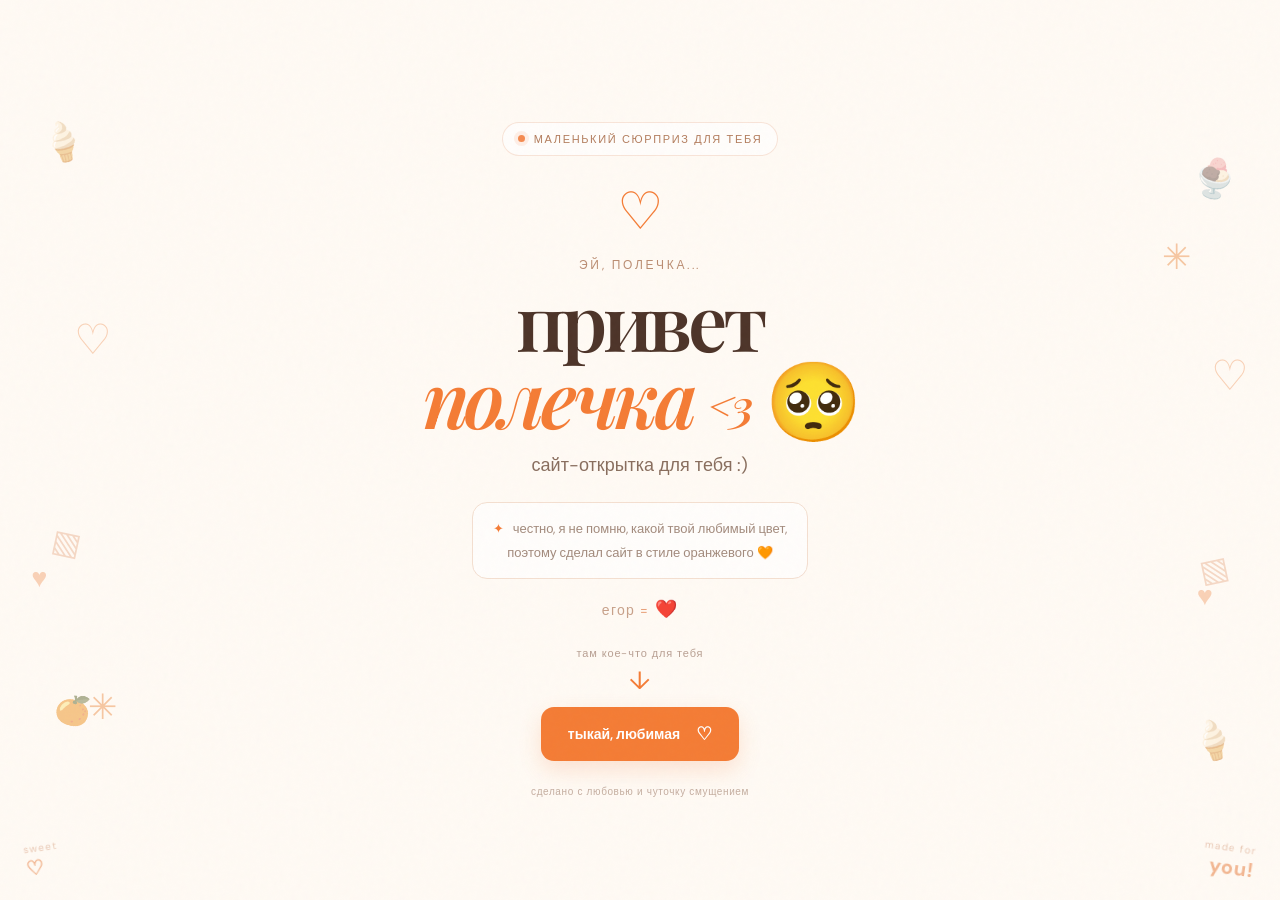
<file: index.html>
<!DOCTYPE html>
<html lang="ru">
<head>
  <meta charset="UTF-8">
  <meta name="viewport" content="width=device-width, initial-scale=1.0">
  <meta name="theme-color" content="#fffaf4">
  <title>Для Полечки ♡</title>
  <link rel="stylesheet" href="style.css">
</head>
<body class="home-page">
  <div class="grain"></div>
  <div class="side-doodles left" aria-hidden="true">
    <span class="ice ice-one">🍦</span><span class="heart h-one">♡</span>
    <span class="roblox">▧</span><span class="ice ice-two">🍊</span>
    <span class="heart h-two">♥</span><span class="sparkle s-one">✳</span>
  </div>
  <div class="side-doodles right" aria-hidden="true">
    <span class="ice ice-three">🍨</span><span class="heart h-three">♡</span>
    <span class="roblox tilted">▧</span><span class="ice ice-four">🍦</span>
    <span class="heart h-four">♥</span><span class="sparkle s-two">✳</span>
  </div>

  <main class="landing">
    <div class="tiny-pill"><span class="pulse-dot"></span> маленький сюрприз для тебя</div>
    <div class="hero-heart" aria-hidden="true">♡</div>
    <p class="eyebrow">эй, полечка...</p>
    <h1>привет<br><span>полечка</span> <i>&lt;3</i> 🥺</h1>
    <p class="intro">сайт-открытка для тебя :)</p>
    <div class="note">
      <span class="note-spark">✦</span>
      честно, я не помню, какой твой любимый цвет,<br class="desktop-break">
      поэтому сделал сайт в стиле оранжевого 🧡
    </div>
    <div class="signature">егор <span>=</span> <b>❤️</b></div>
    <div class="scroll-cue">
      <span>там кое-что для тебя</span>
      <div class="arrow-bounce">↓</div>
    </div>
    <a class="main-button" href="postcard.html">
      тыкай, любимая <span>♡</span>
    </a>
    <p class="tiny-bottom">сделано с любовью и чуточку смущением</p>
  </main>

  <div class="corner-sticker sticker-left">sweet<br><b>♡</b></div>
  <div class="corner-sticker sticker-right">made for<br><b>you!</b></div>
  <script src="script.js"></script>
</body>
</html>
</file>
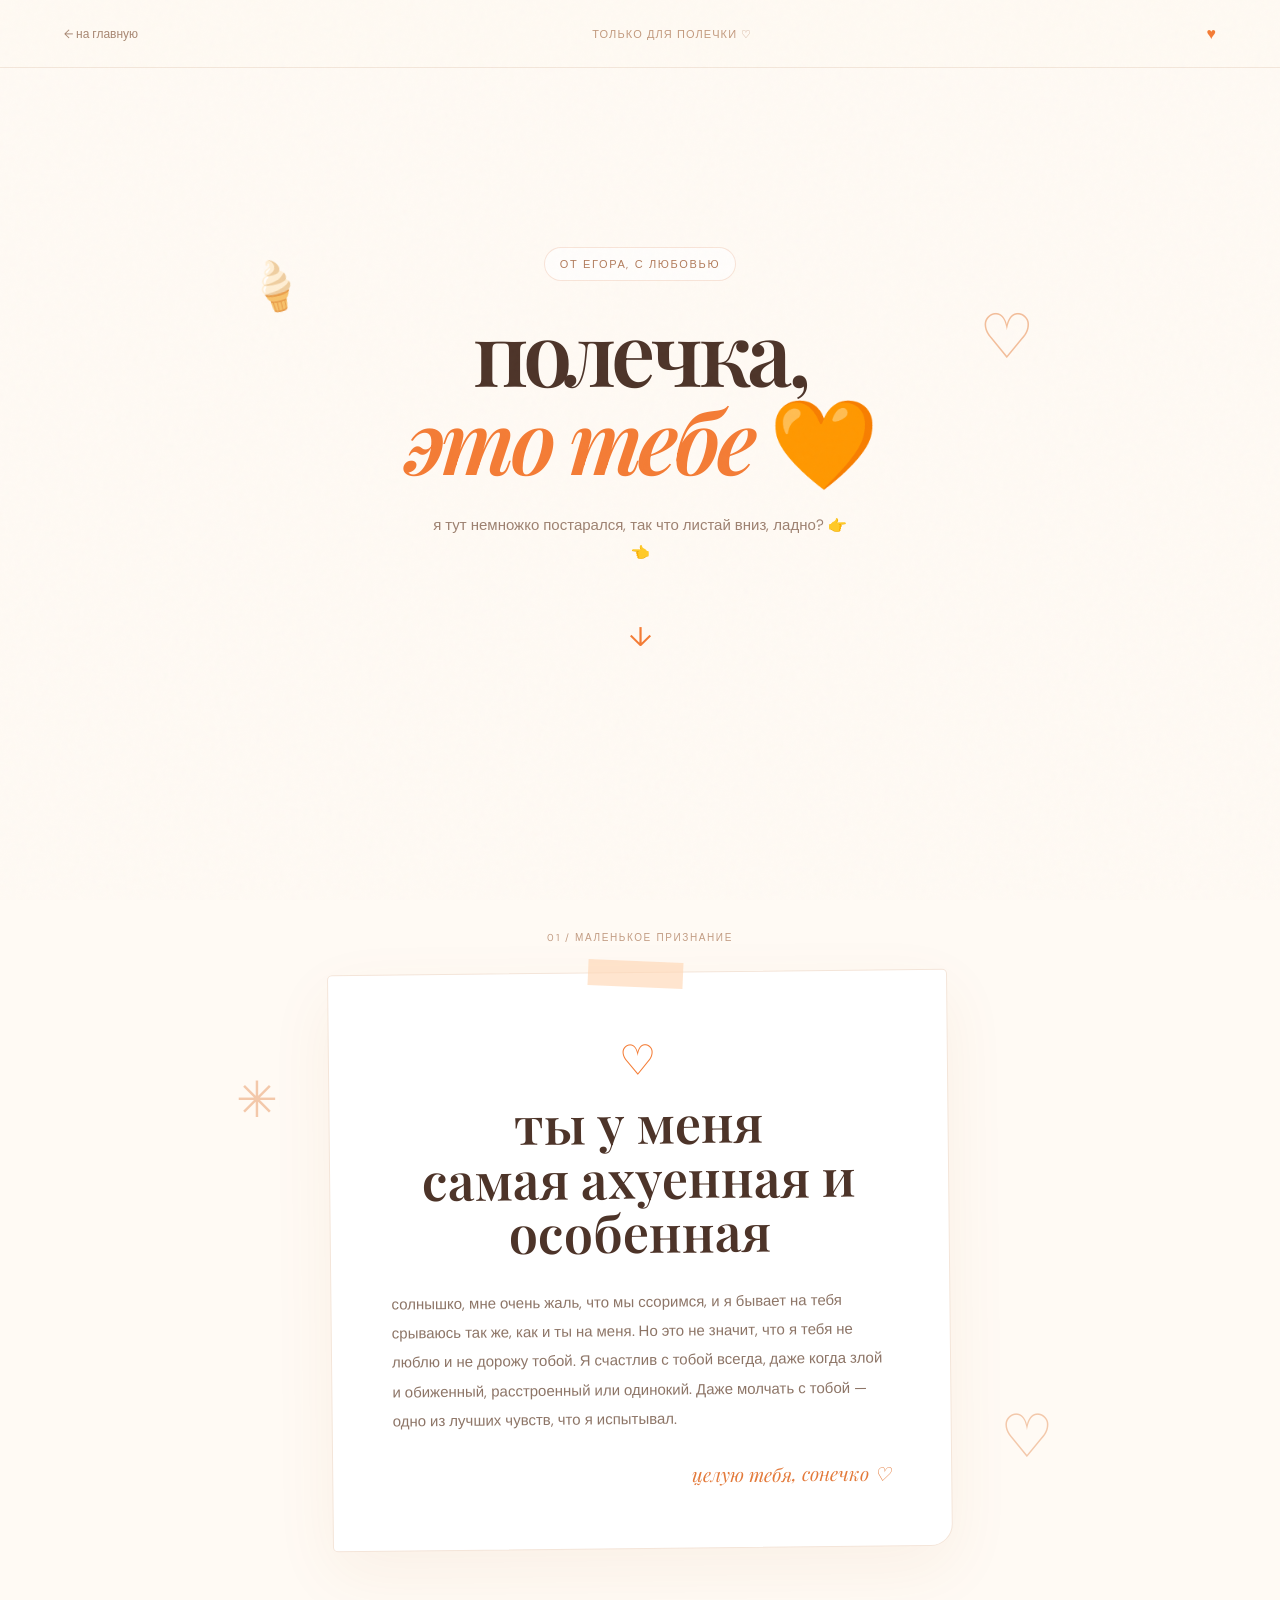
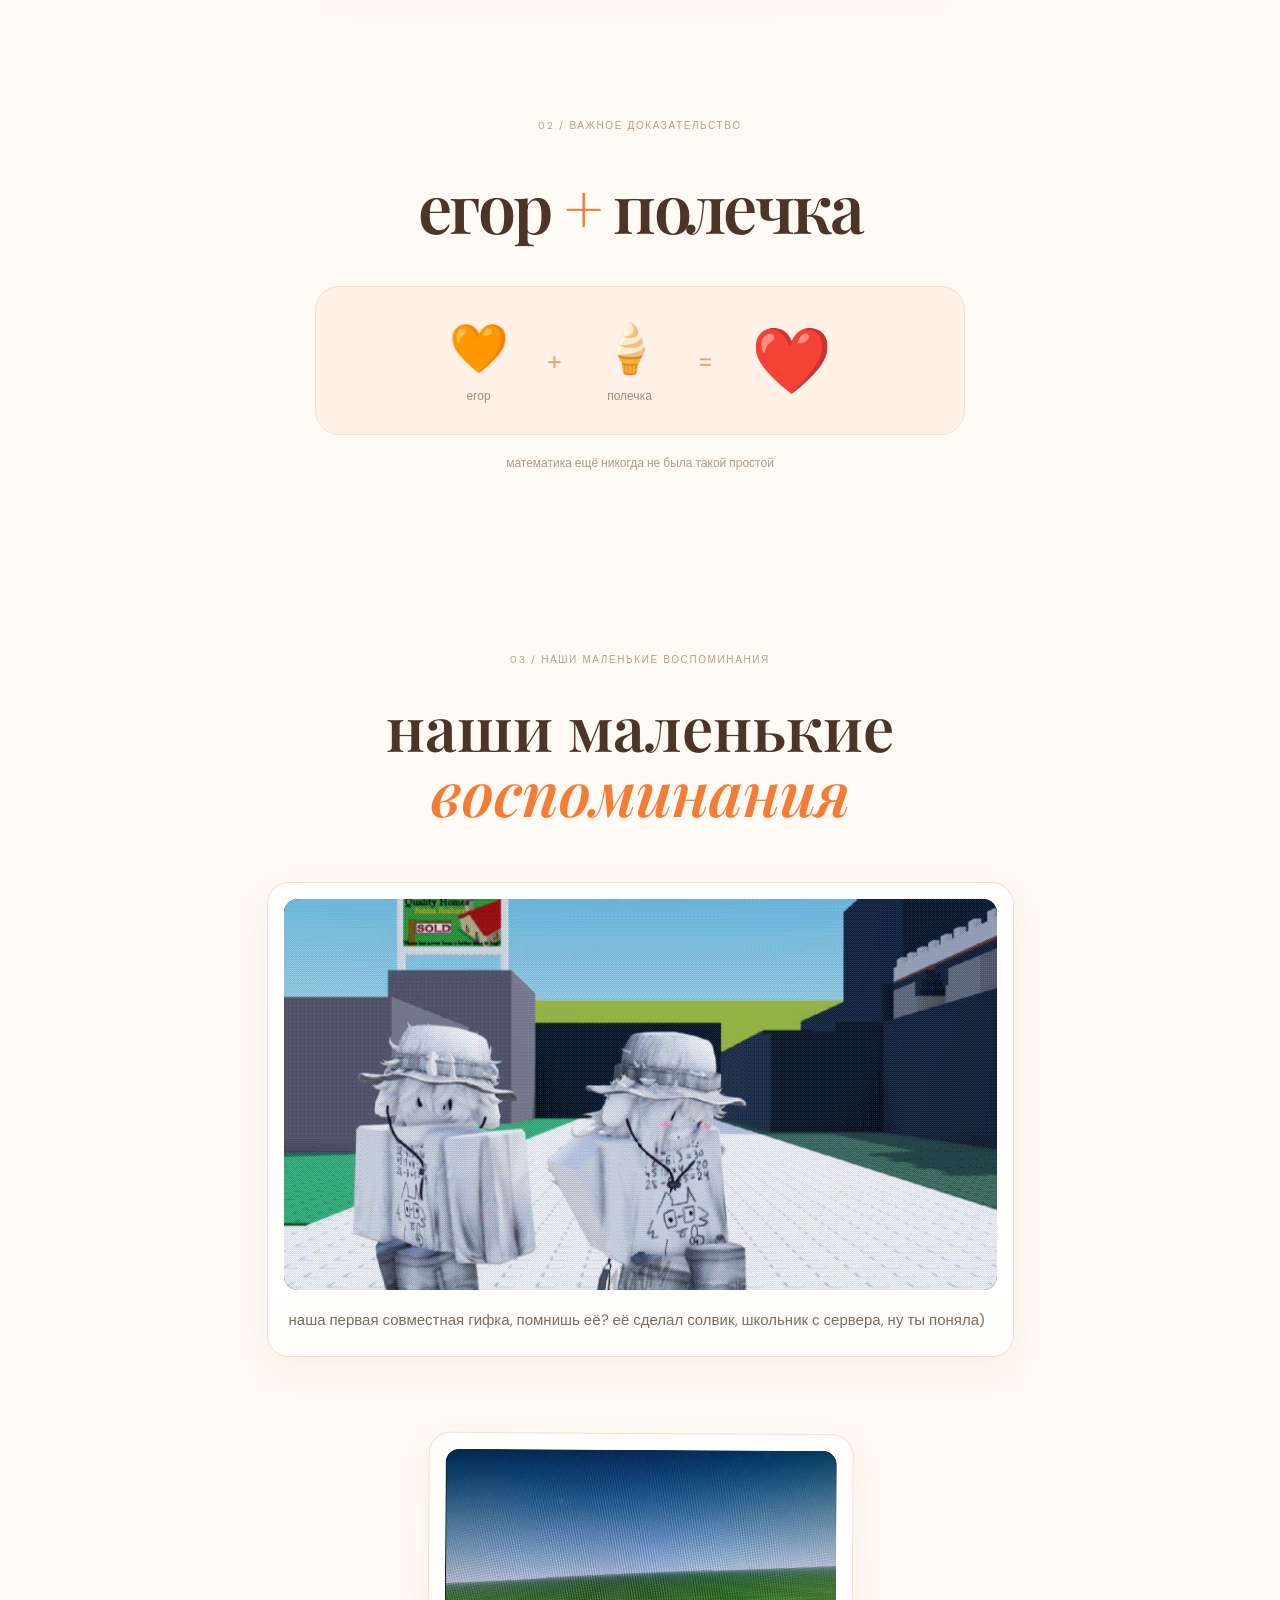
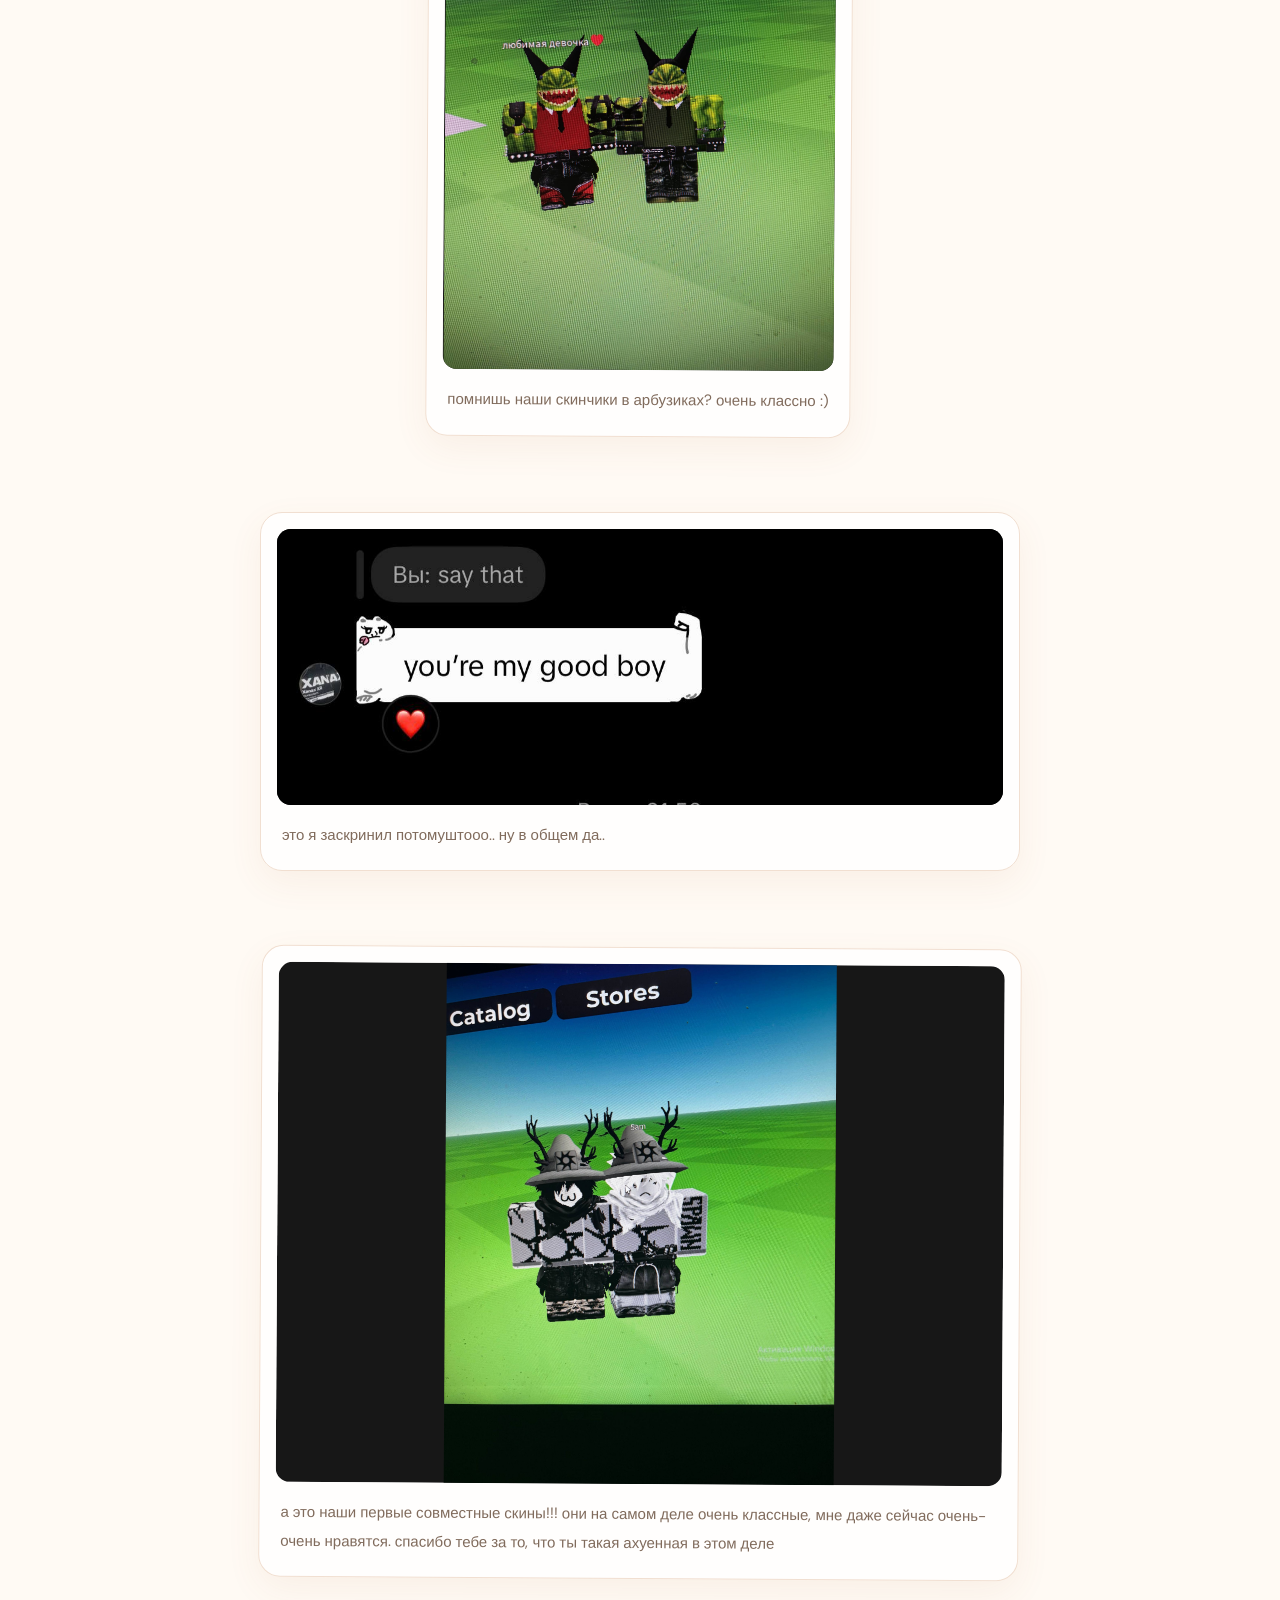
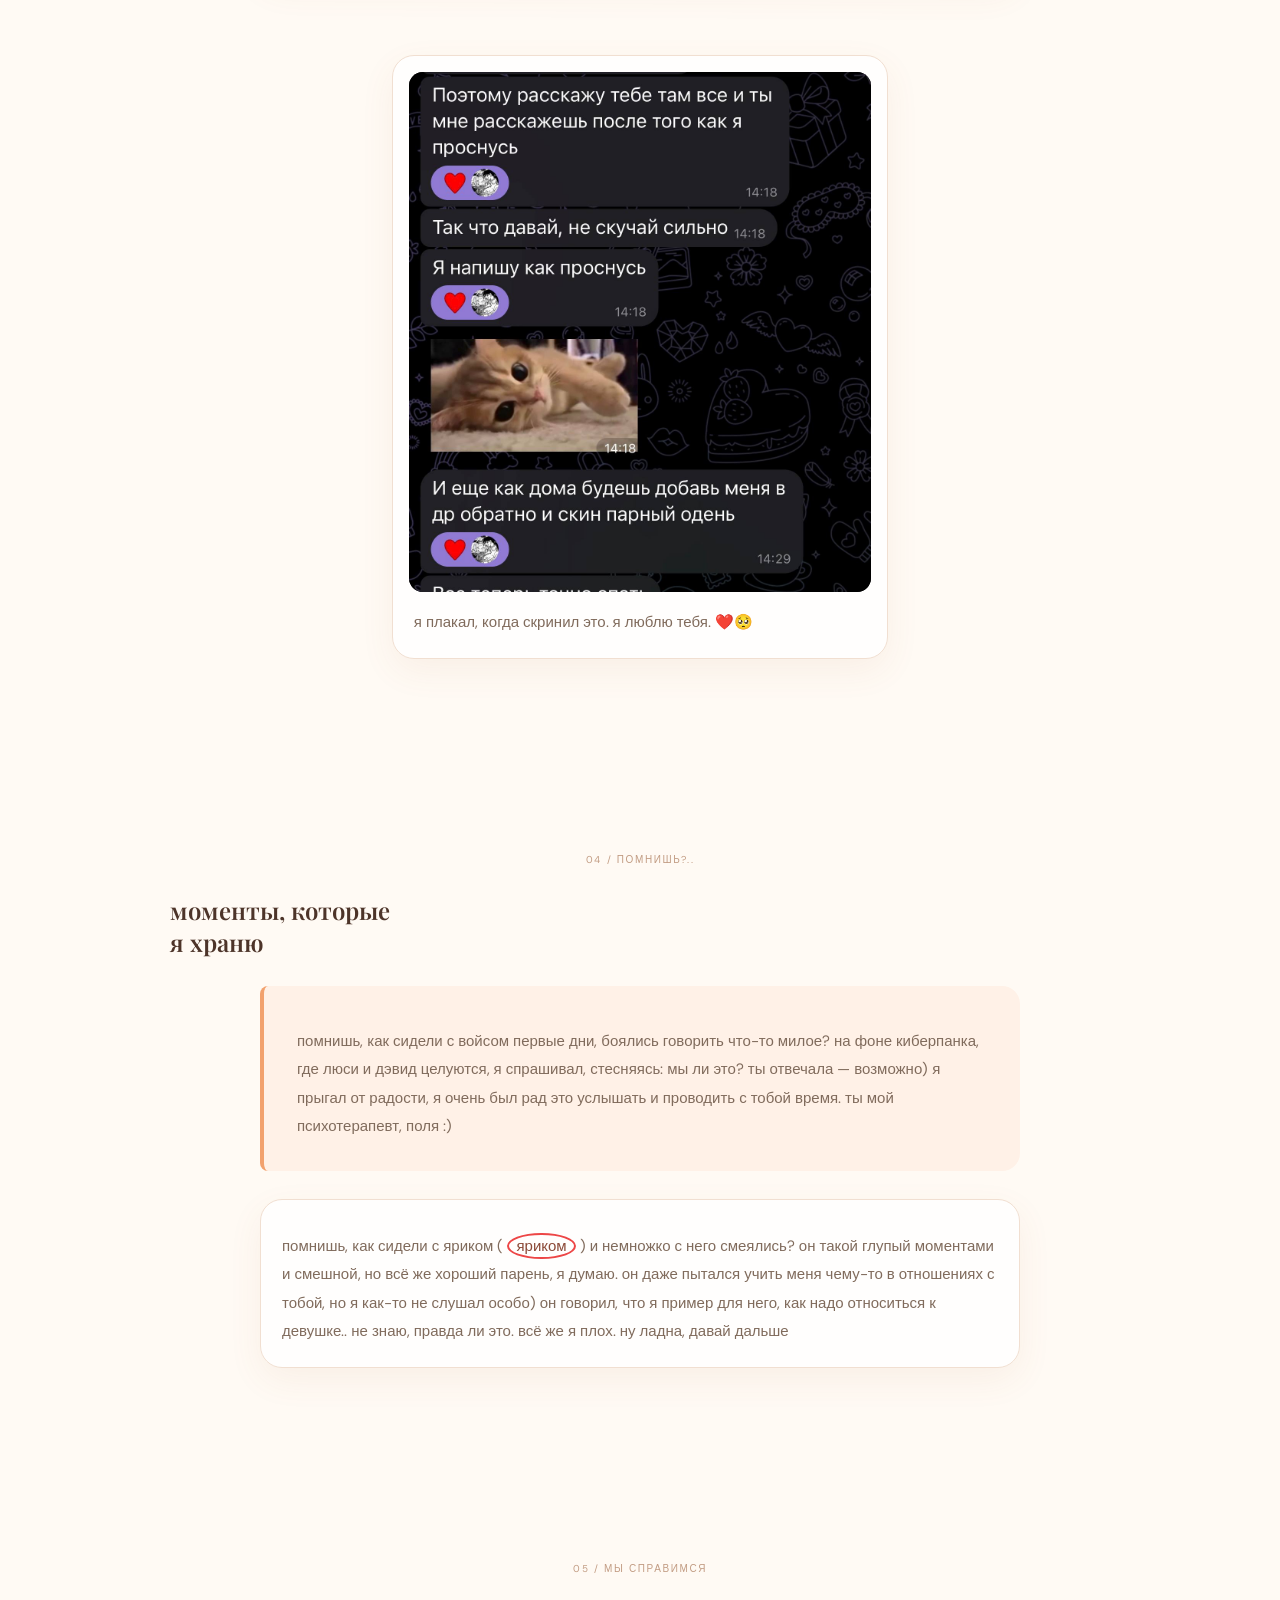
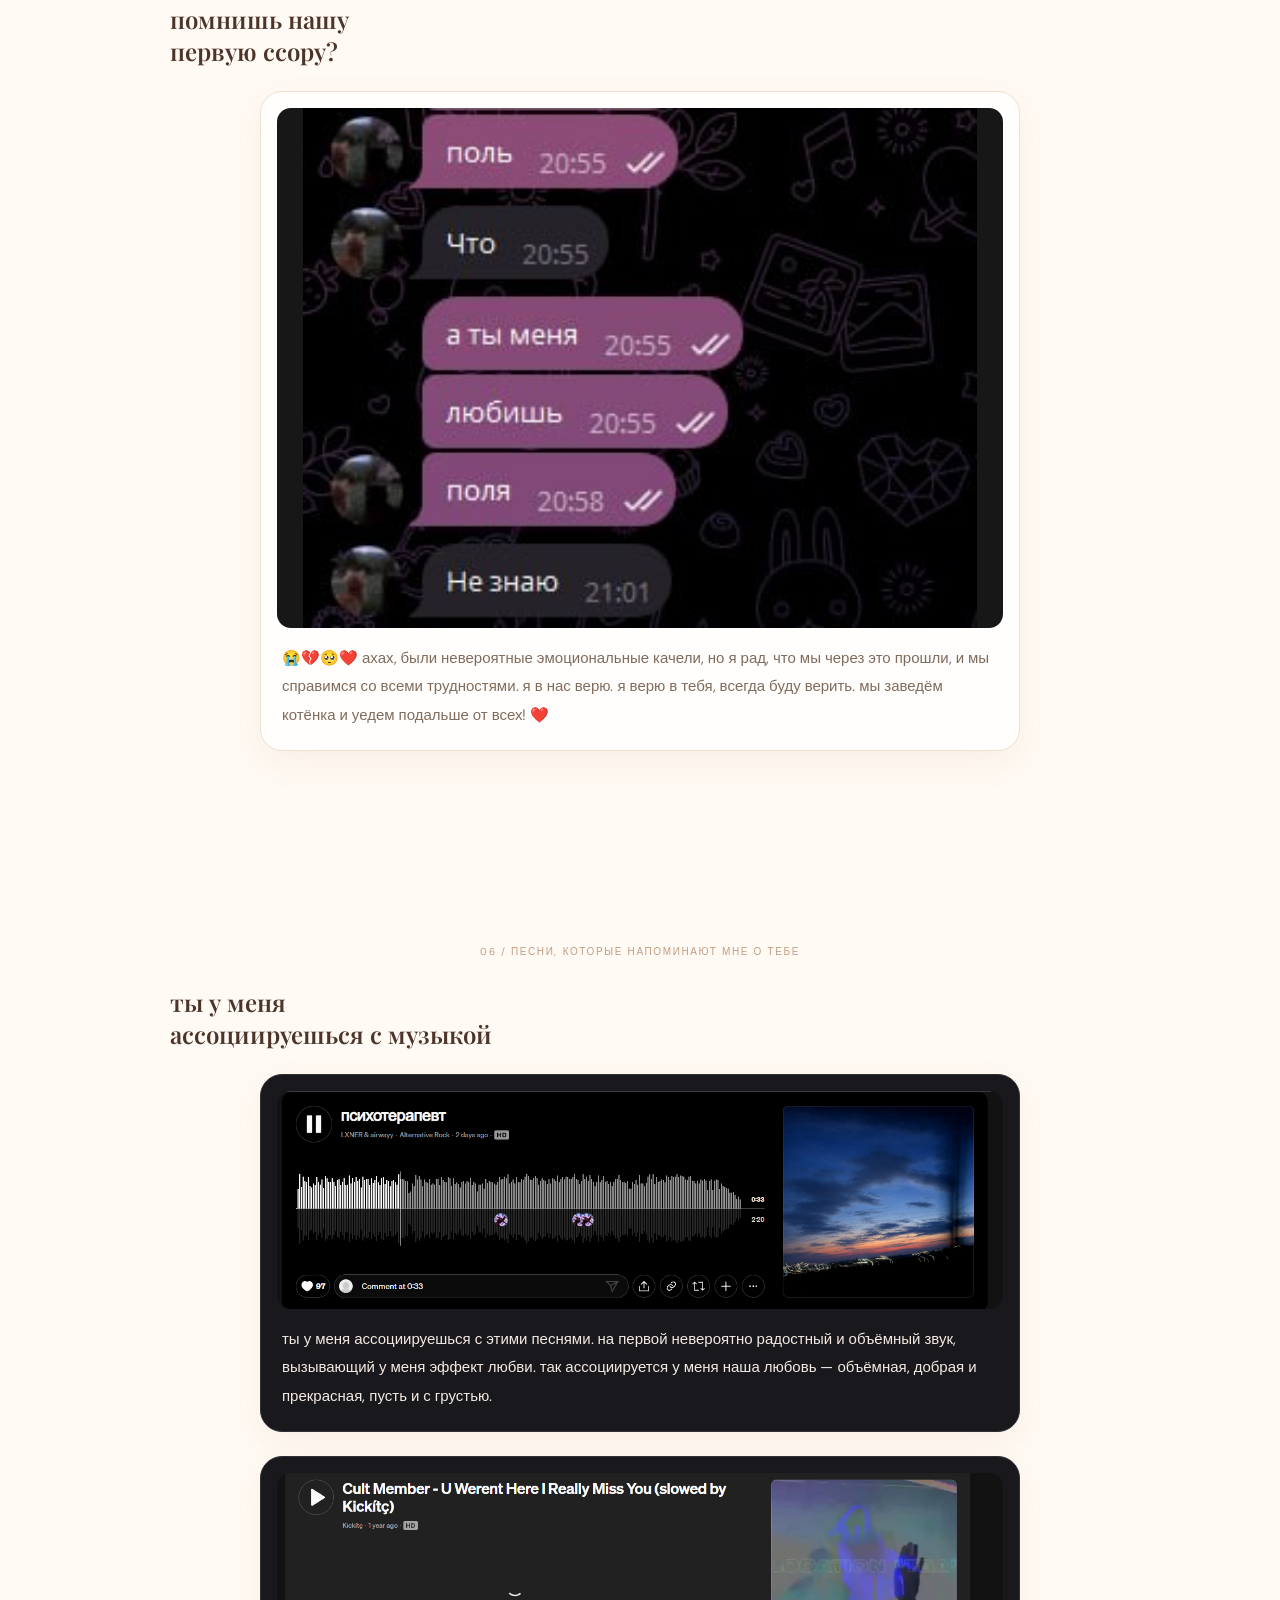
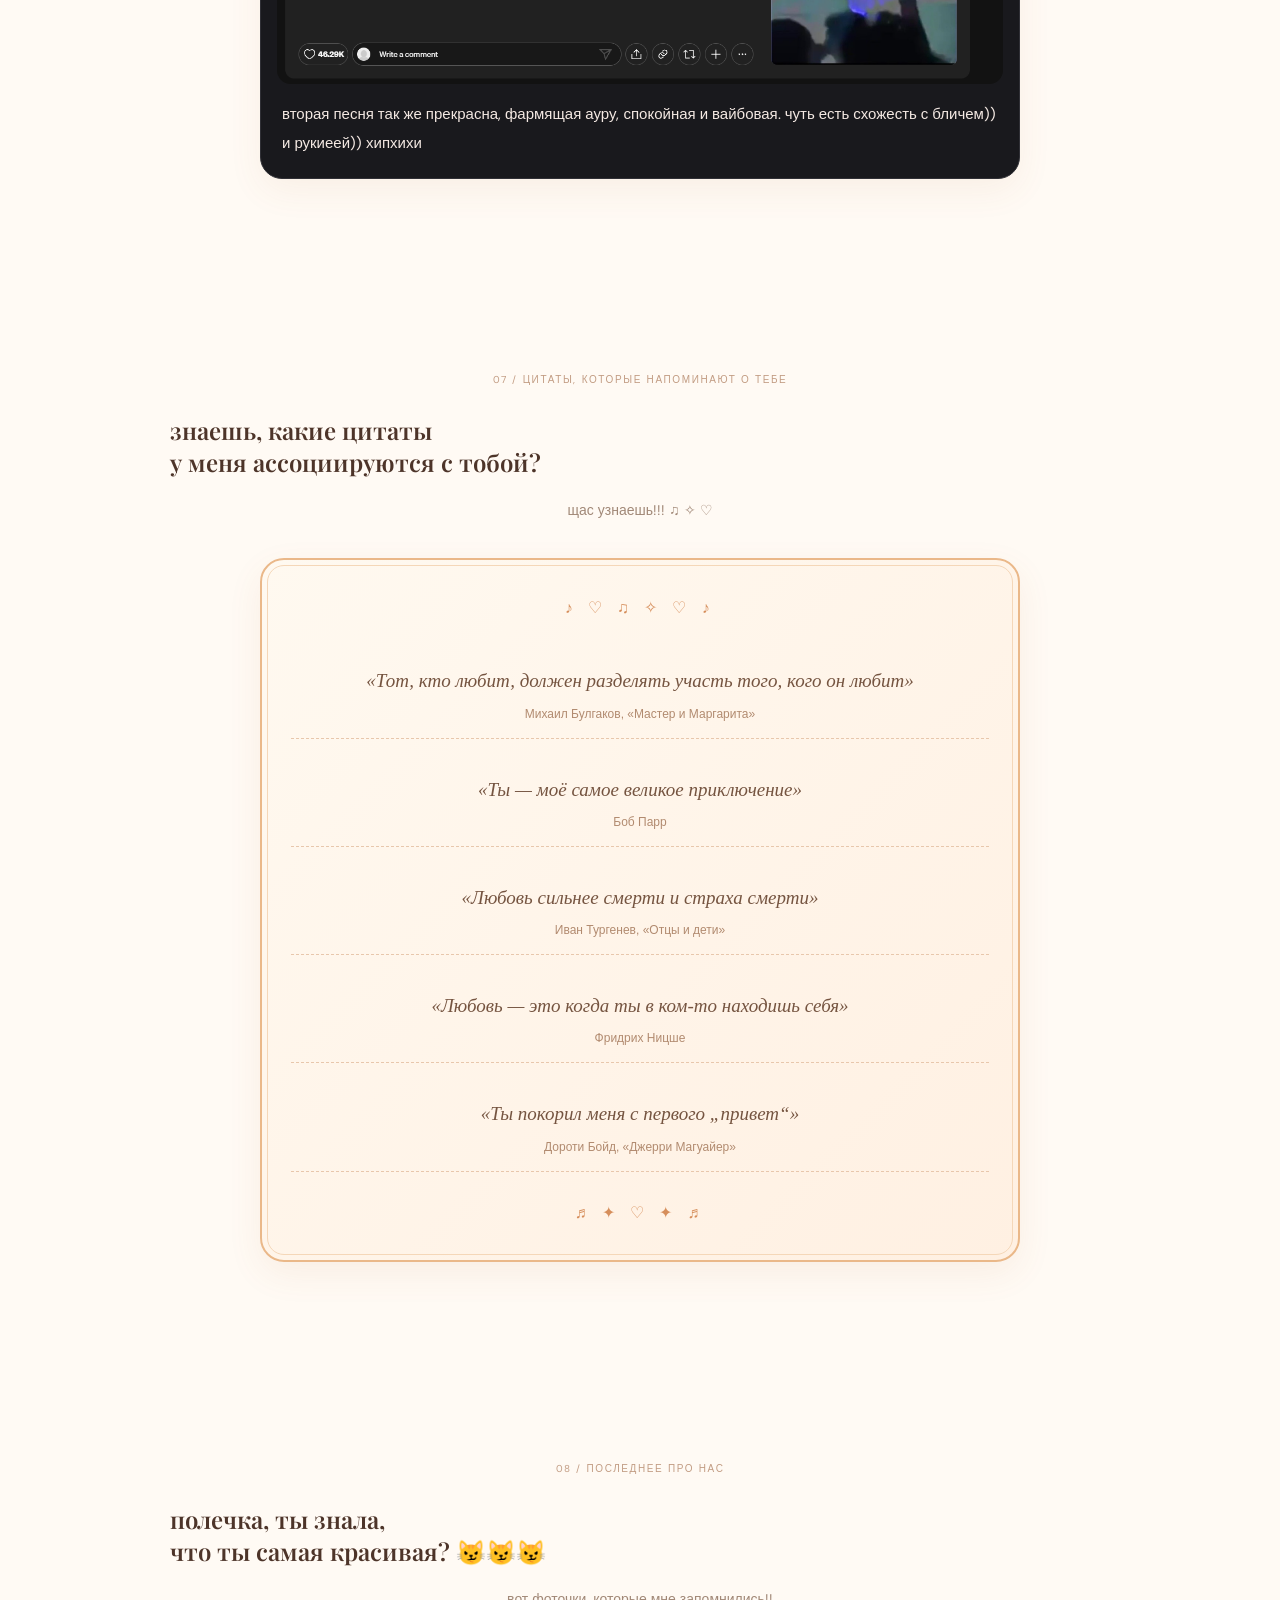
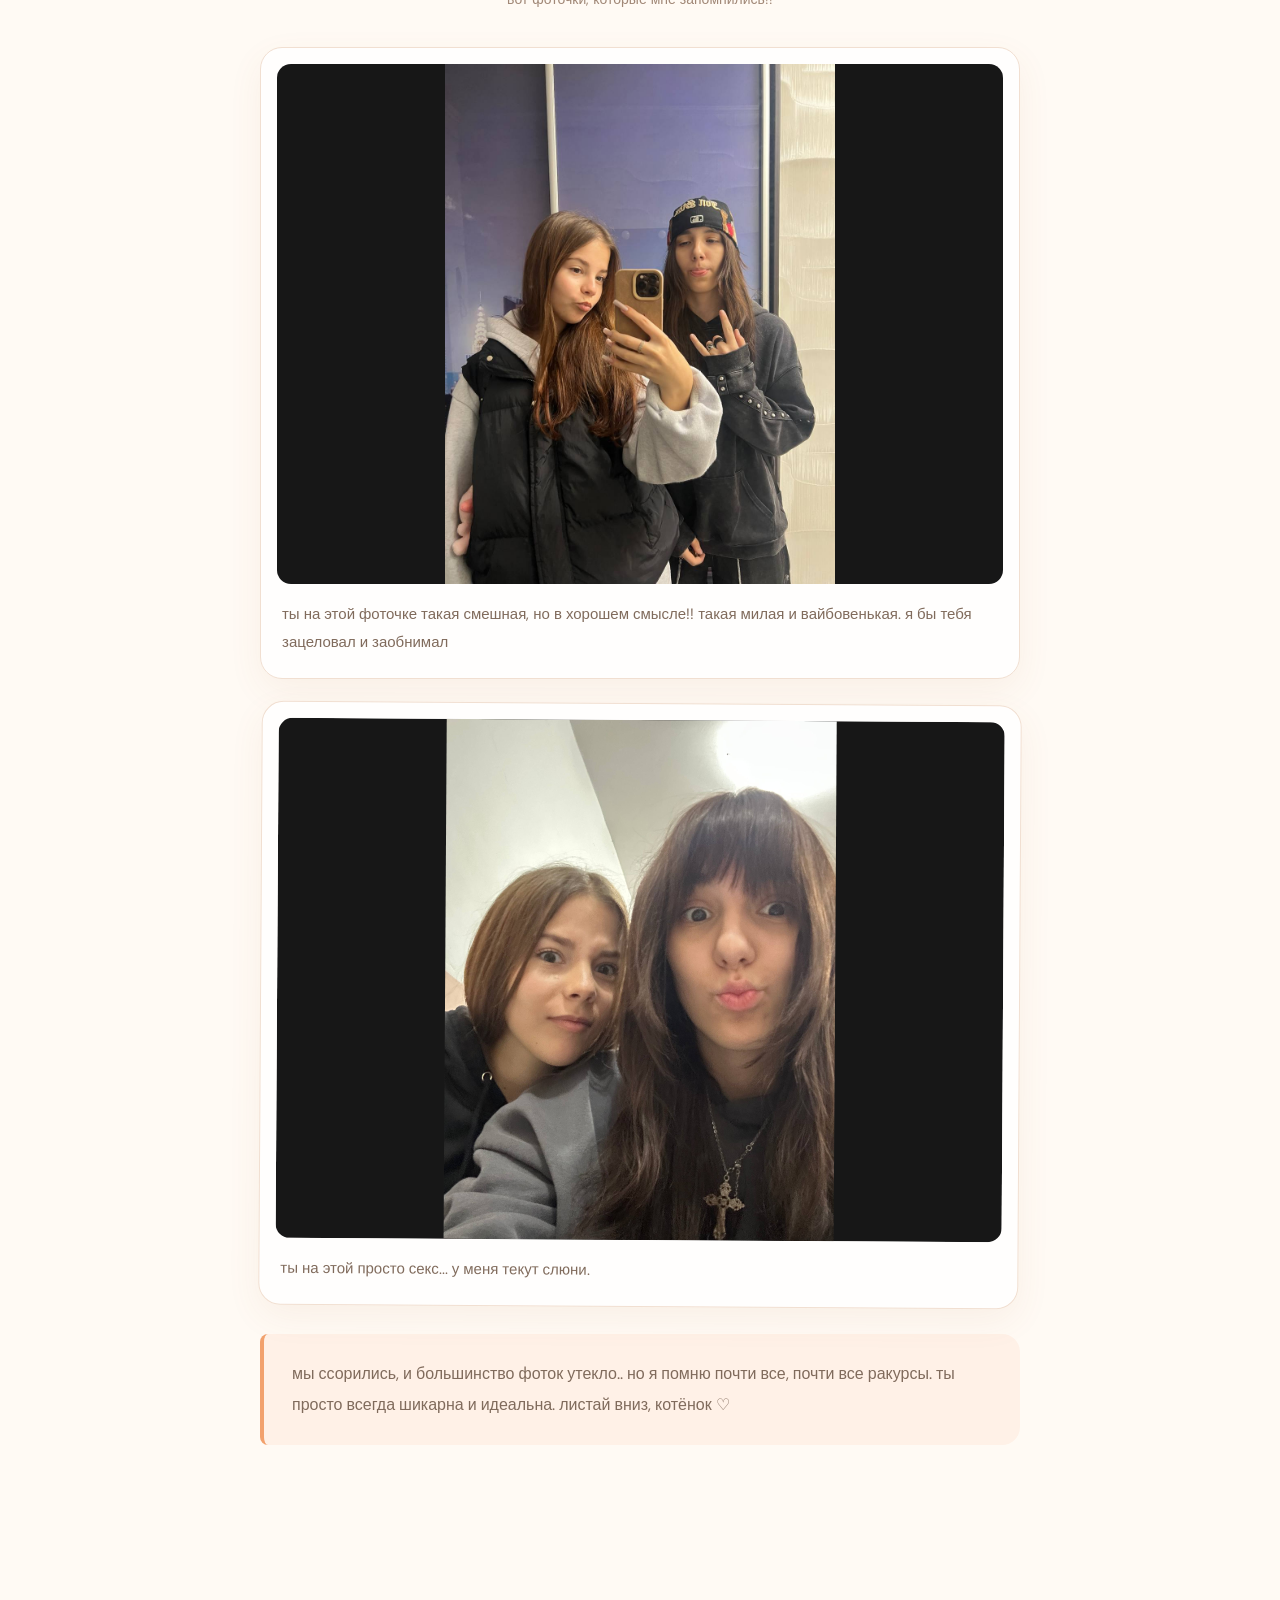
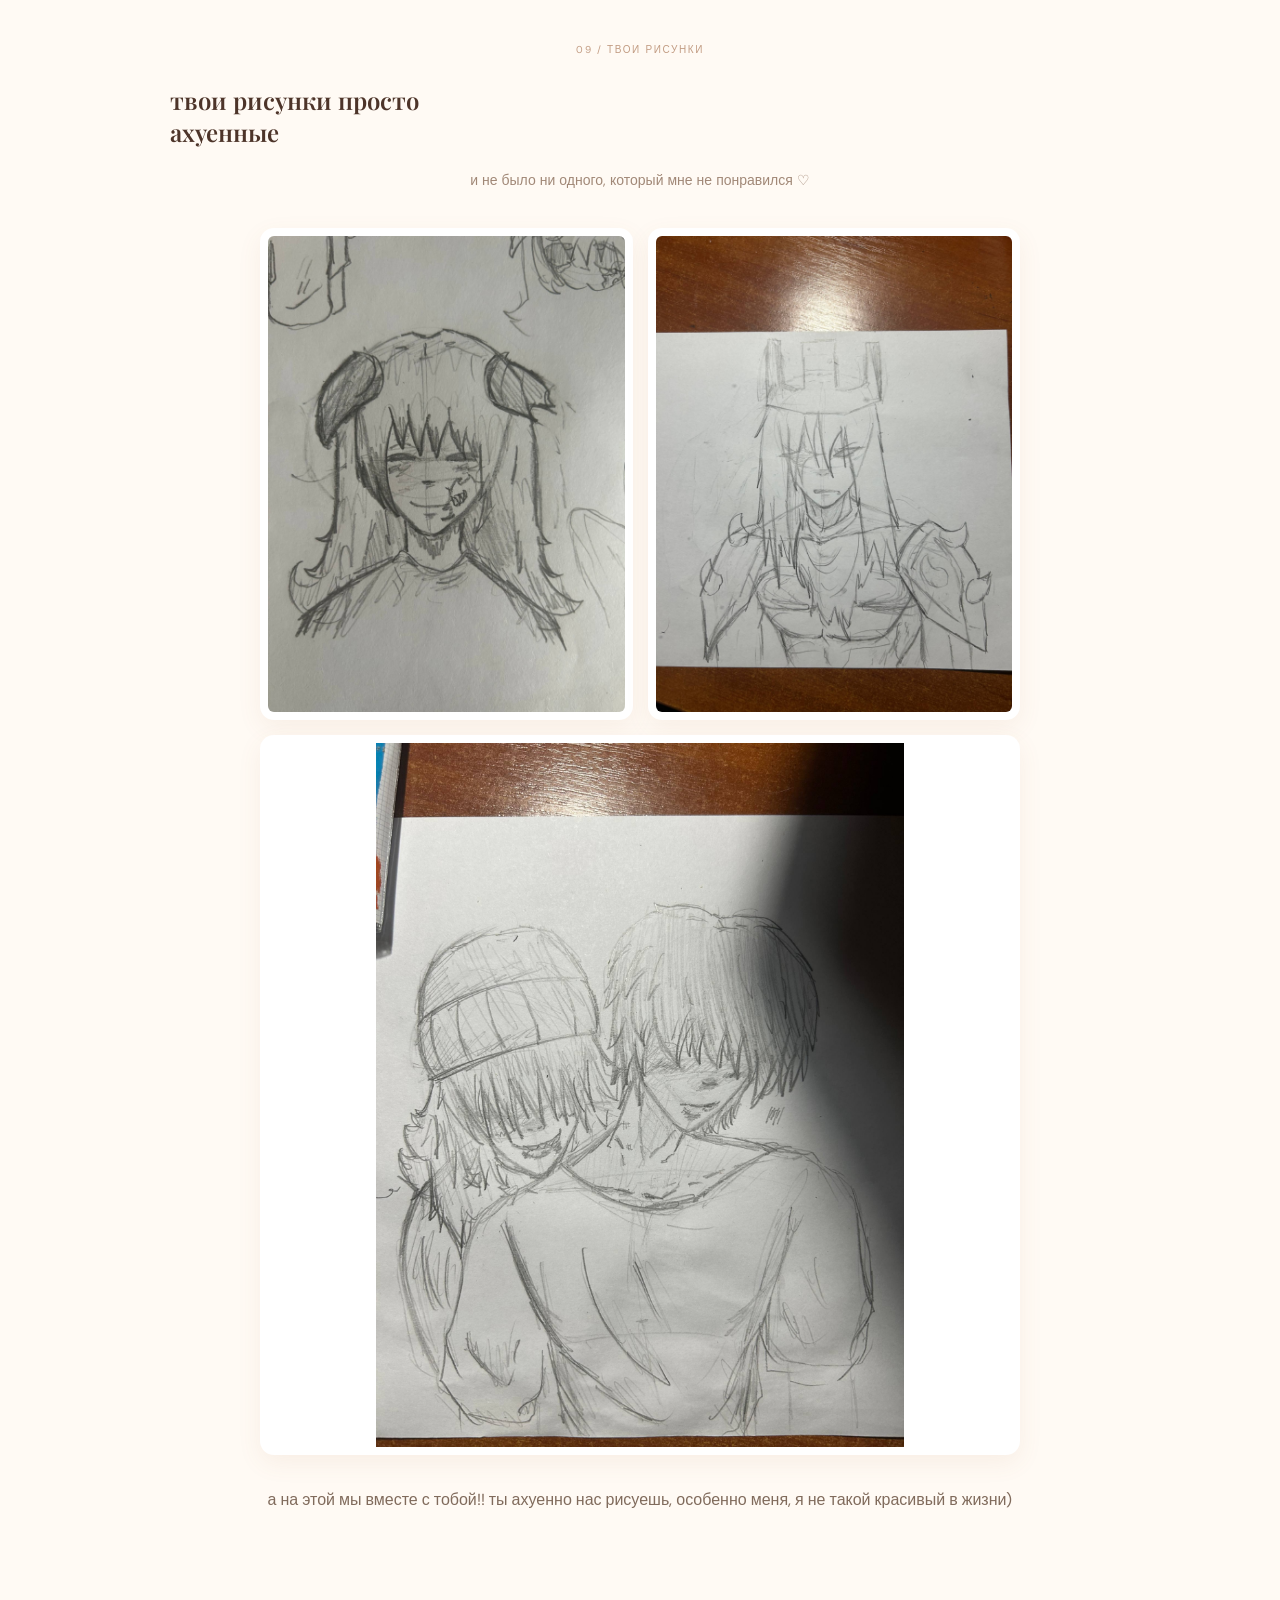
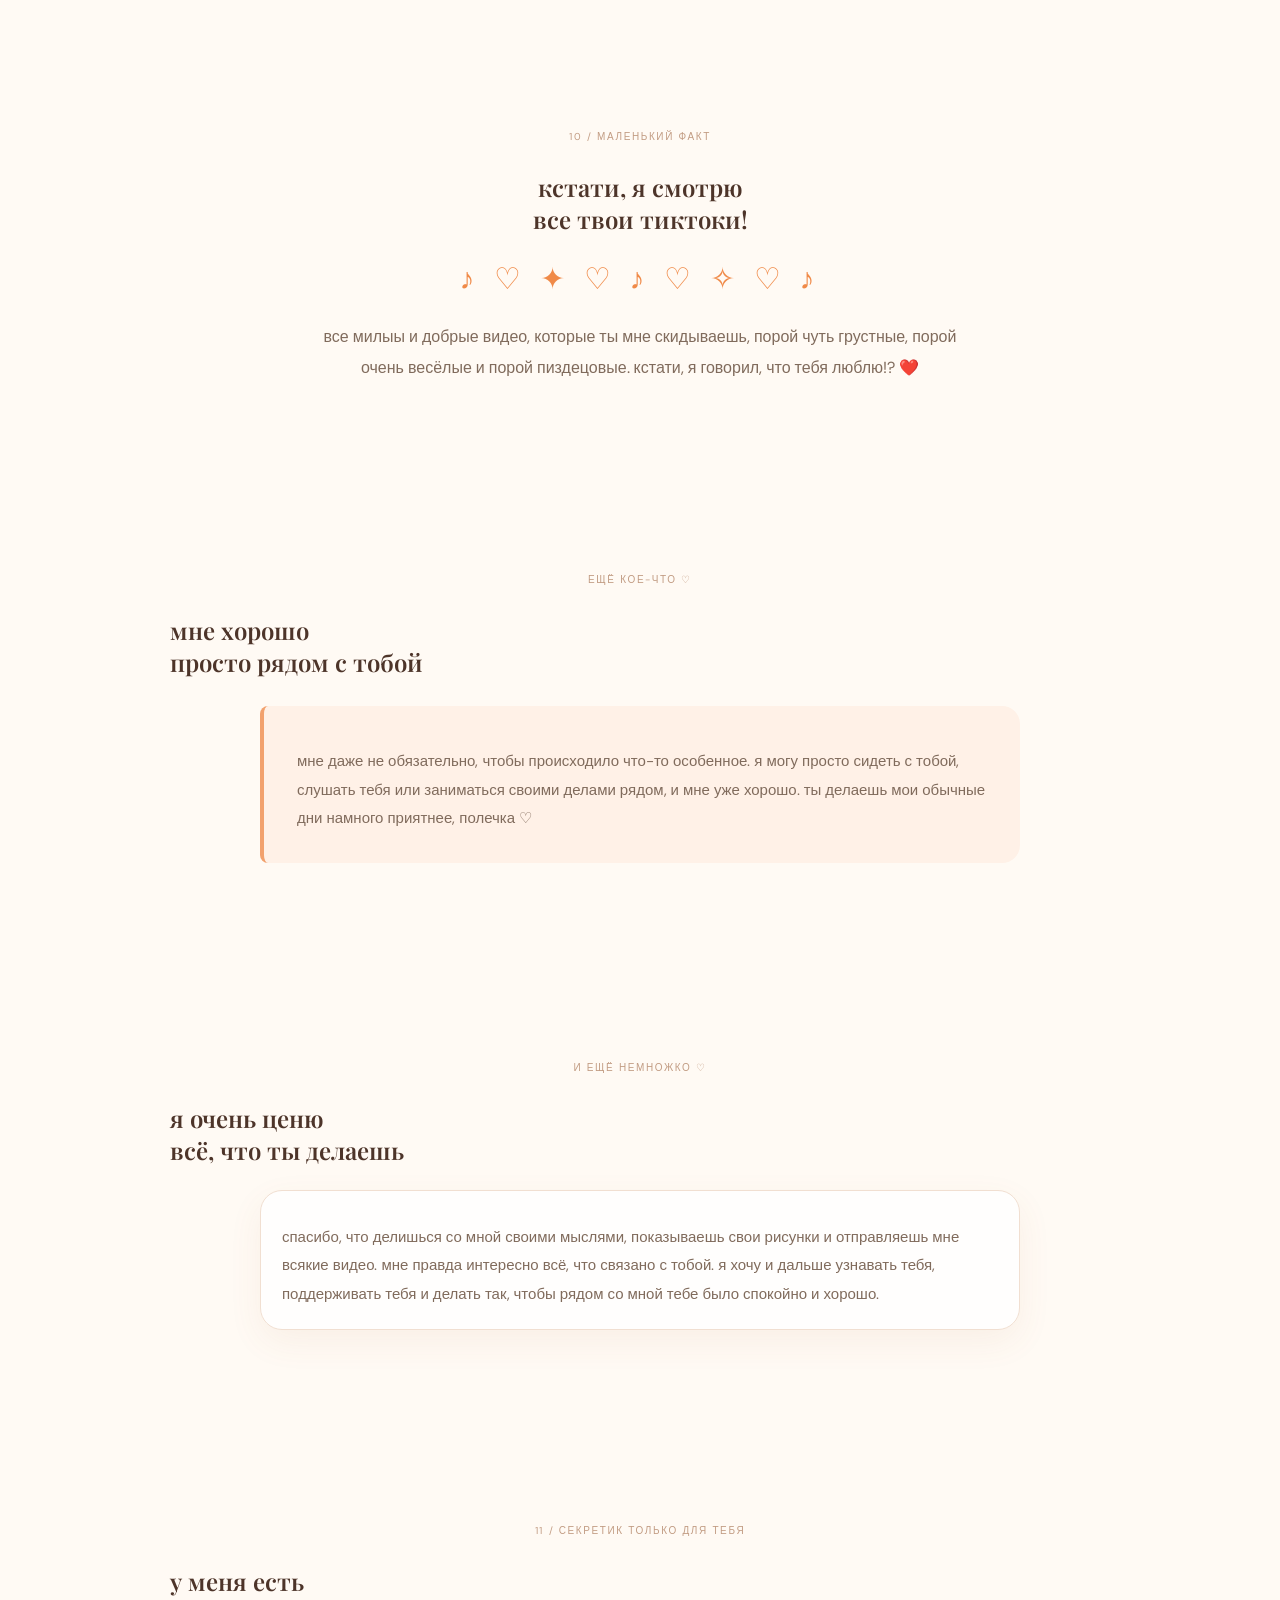
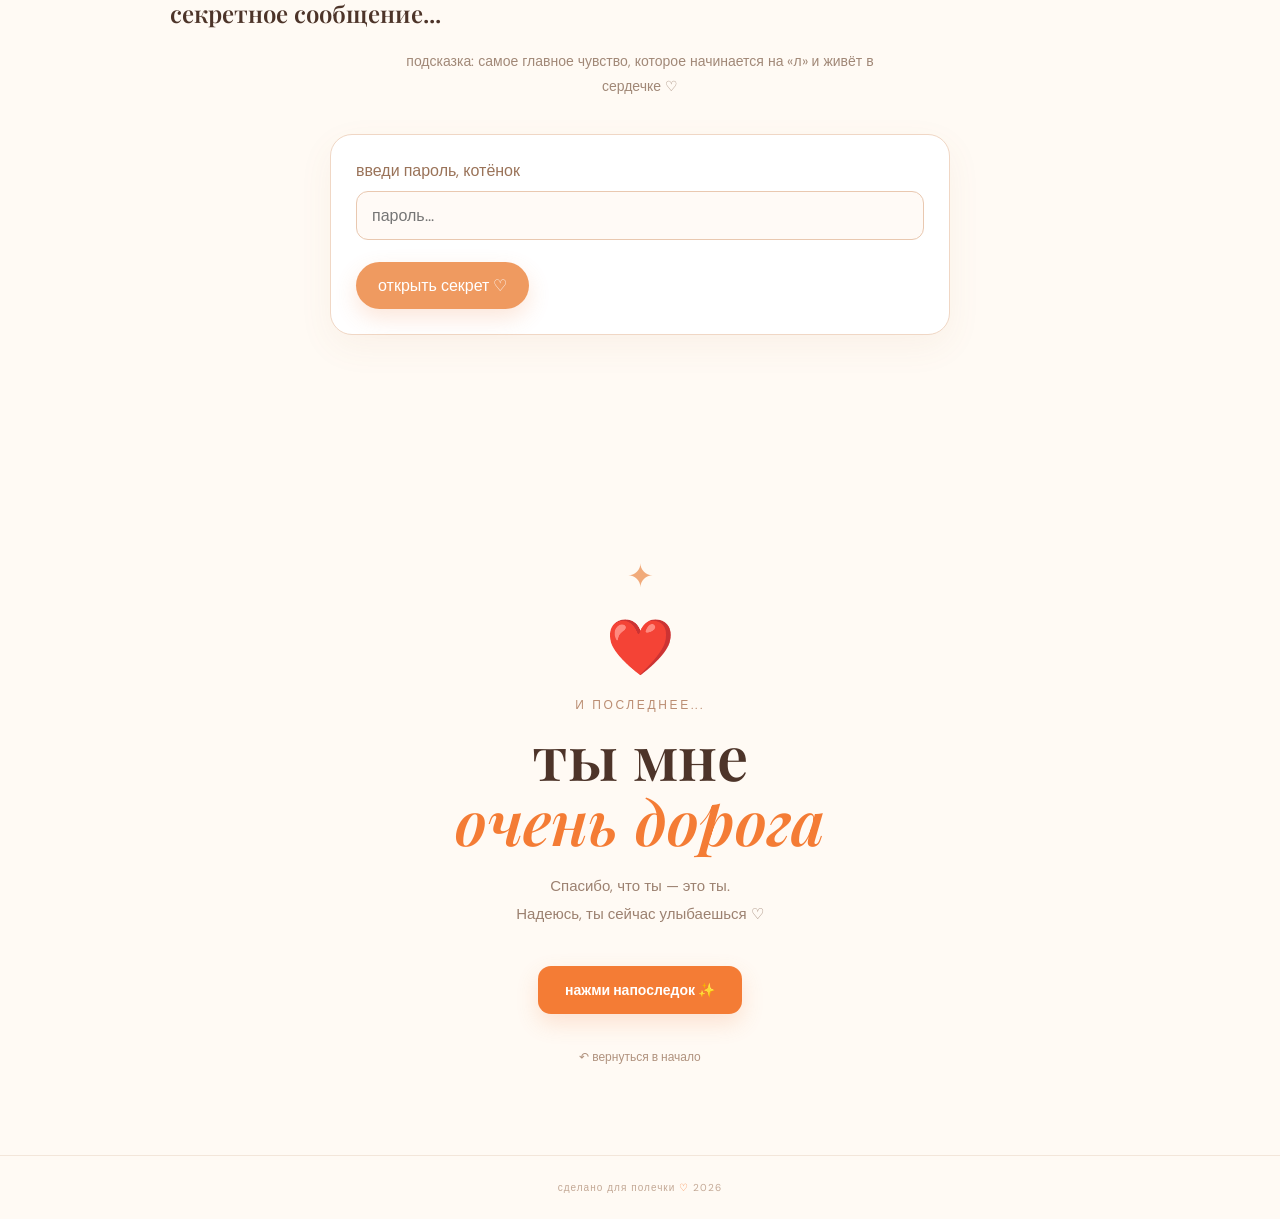
<file: postcard.html>
<!DOCTYPE html>
<html lang="ru">
<head>
  <meta charset="UTF-8">
  <meta name="viewport" content="width=device-width, initial-scale=1.0">
  <meta name="theme-color" content="#fffaf4">
  <title>Полечка, это тебе ♡</title>
  <link rel="stylesheet" href="style.css">
</head>
<body class="letter-page">
  <div class="grain"></div>
  <header class="letter-top">
    <a class="back-link" href="index.html">← на главную</a>
    <span class="top-label">только для полечки ♡</span>
    <span class="top-heart">♥</span>
  </header>

  <main class="letter-content">
    <section class="letter-hero">
      <div class="floating-sticker fs-1">🍦</div>
      <div class="floating-sticker fs-2">♡</div>
      <div class="mini-label">от егора, с любовью</div>
      <h1>полечка,<br><span>это тебе</span> 🧡</h1>
      <p>я тут немножко постарался, так что листай вниз, ладно? 👉👈</p>
      <div class="down-mark">↓</div>
    </section>

    <section class="letter-section message-section">
      <div class="section-number">01 / маленькое признание</div>
      <div class="paper-card">
        <div class="paper-tape"></div><div class="paper-heart">♡</div>
        <h2>ты у меня<br><span>самая ахуенная и особенная</span></h2>
        <p>солнышко, мне очень жаль, что мы ссоримся, и я бывает на тебя срываюсь так же, как и ты на меня. Но это не значит, что я тебя не люблю и не дорожу тобой. Я счастлив с тобой всегда, даже когда злой и обиженный, расстроенный или одинокий. Даже молчать с тобой — одно из лучших чувств, что я испытывал.</p>
        <div class="handwritten">целую тебя, сонечко ♡</div>
      </div><span class="decor decor-orange">✳</span><span class="decor decor-heart">♡</span>
    </section>

    <section class="letter-section">
      <div class="section-number">02 / важное доказательство</div>
      <h2 class="big-statement">егор <span>+</span> полечка</h2>
      <div class="equation-card"><div class="equation-item"><span class="emoji">🧡</span><small>егор</small></div><div class="plus-sign">+</div><div class="equation-item"><span class="emoji">🍦</span><small>полечка</small></div><div class="equals-sign">=</div><div class="equation-result">❤️</div></div>
      <p class="center-copy">математика ещё никогда не была такой простой</p>
    </section>

    <section class="letter-section memory-section">
      <div class="section-number">03 / наши маленькие воспоминания</div><h2>наши маленькие<br><span>воспоминания</span></h2>
      <div class="memory-list">
        <article class="memory-card"><img src="images/photo01.png" alt="Наши первые аватары в Roblox"><p>наша первая совместная гифка, помнишь её? её сделал солвик, школьник с сервера, ну ты поняла)</p></article>
        <article class="memory-card reverse"><img src="images/photo02.png" alt="Наши аватары в арбузных образах"><p>помнишь наши скинчики в арбузиках? очень классно :)</p></article>
        <article class="memory-card"><img src="images/photo03.png" alt="Милое сообщение"><p>это я заскринил потомуштооо.. ну в общем да..</p></article>
        <article class="memory-card reverse"><img src="images/photo04.png" alt="Наши первые совместные скины"><p>а это наши первые совместные скины!!! они на самом деле очень классные, мне даже сейчас очень-очень нравятся. спасибо тебе за то, что ты такая ахуенная в этом деле</p></article>
        <article class="memory-card"><img src="images/photo05.png" alt="Наши сообщения"><p>я плакал, когда скринил это. я люблю тебя. ❤️🥺</p></article>
      </div>
    </section>

    <section class="letter-section story-section">
      <div class="section-number">04 / помнишь?..</div><h2>моменты, которые<br><span>я храню</span></h2>
      <div class="story-note"><p>помнишь, как сидели с войсом первые дни, боялись говорить что-то милое? на фоне киберпанка, где люси и дэвид целуются, я спрашивал, стесняясь: мы ли это? ты отвечала — возможно) я прыгал от радости, я очень был рад это услышать и проводить с тобой время. ты мой психотерапевт, поля :)</p></div>
      <div class="memory-card"><p>помнишь, как сидели с яриком ( <span class="red-circle">яриком</span> ) и немножко с него смеялись? он такой глупый моментами и смешной, но всё же хороший парень, я думаю. он даже пытался учить меня чему-то в отношениях с тобой, но я как-то не слушал особо) он говорил, что я пример для него, как надо относиться к девушке.. не знаю, правда ли это. всё же я плох. ну ладна, давай дальше</p></div>
    </section>

    <section class="letter-section story-section">
      <div class="section-number">05 / мы справимся</div><h2>помнишь нашу<br><span>первую ссору?</span></h2>
      <div class="memory-card"><img src="images/photo06.png" alt="Скрин нашей переписки"><p>😭💔🥺❤️ ахах, были невероятные эмоциональные качели, но я рад, что мы через это прошли, и мы справимся со всеми трудностями. я в нас верю. я верю в тебя, всегда буду верить. мы заведём котёнка и уедем подальше от всех! ❤️</p></div>
    </section>

    <section class="letter-section music-section">
      <div class="section-number">06 / песни, которые напоминают мне о тебе</div><h2>ты у меня<br><span>ассоциируешься с музыкой</span></h2>
      <div class="music-card"><img src="images/photo07.png" alt="Трек ПСИХОТЕРАПЕВТ"><p>ты у меня ассоциируешься с этими песнями. на первой невероятно радостный и объёмный звук, вызывающий у меня эффект любви. так ассоциируется у меня наша любовь — объёмная, добрая и прекрасная, пусть и с грустью.</p></div>
      <div class="music-card"><img src="images/photo08.png" alt="Трек U Werent Here I Really Miss You"><p>вторая песня так же прекрасна, фармящая ауру, спокойная и вайбовая. чуть есть схожесть с бличем)) и рукиеей)) хипхихи</p></div>
    </section>

    <section class="letter-section quote-section">
      <div class="section-number">07 / цитаты, которые напоминают о тебе</div><h2>знаешь, какие цитаты<br><span>у меня ассоциируются с тобой?</span></h2><p class="section-lead">щас узнаешь!!! ♫ ✧ ♡</p>
      <div class="quote-frame"><div class="quote-ornament">♪ ♡ ♫ ✧ ♡ ♪</div>
        <blockquote>«Тот, кто любит, должен разделять участь того, кого он любит»<cite>Михаил Булгаков, «Мастер и Маргарита»</cite></blockquote>
        <blockquote>«Ты — моё самое великое приключение»<cite>Боб Парр</cite></blockquote>
        <blockquote>«Любовь сильнее смерти и страха смерти»<cite>Иван Тургенев, «Отцы и дети»</cite></blockquote>
        <blockquote>«Любовь — это когда ты в ком-то находишь себя»<cite>Фридрих Ницше</cite></blockquote>
        <blockquote>«Ты покорил меня с первого „привет“»<cite>Дороти Бойд, «Джерри Магуайер»</cite></blockquote>
        <div class="quote-ornament">♬ ✦ ♡ ✦ ♬</div>
      </div>
    </section>

    <section class="letter-section photo-memories">
      <div class="section-number">08 / последнее про нас</div><h2>полечка, ты знала,<br><span>что ты самая красивая?</span> 😼😼😼</h2><p class="section-lead">вот фоточки, которые мне запомнились!!</p>
      <div class="memory-card"><img src="images/photo09.png" alt="Фото Полечки и Егора"><p>ты на этой фоточке такая смешная, но в хорошем смысле!! такая милая и вайбовенькая. я бы тебя зацеловал и заобнимал</p></div>
      <div class="memory-card reverse"><img src="images/photo10.png" alt="Милое совместное селфи"><p>ты на этой просто секс... у меня текут слюни.</p></div>
      <p class="story-note">мы ссорились, и большинство фоток утекло.. но я помню почти все, почти все ракурсы. ты просто всегда шикарна и идеальна. листай вниз, котёнок ♡</p>
    </section>

    <section class="letter-section art-section">
      <div class="section-number">09 / твои рисунки</div><h2>твои рисунки просто<br><span>ахуенные</span></h2><p class="section-lead">и не было ни одного, который мне не понравился ♡</p>
      <div class="art-grid"><img src="images/photo11.png" alt="Рисунок Полечки 1"><img src="images/photo12.png" alt="Рисунок Полечки 2"><img src="images/photo13.png" alt="Совместный рисунок Егора и Полечки"><p>а на этой мы вместе с тобой!! ты ахуенно нас рисуешь, особенно меня, я не такой красивый в жизни)</p></div>
    </section>

    <section class="letter-section tiktok-section"><div class="section-number">10 / маленький факт</div><h2>кстати, я смотрю<br><span>все твои тиктоки!</span></h2><div class="tiktok-cloud">♪ ♡ ✦ ♡ ♪ ♡ ✧ ♡ ♪</div><p>все милыы и добрые видео, которые ты мне скидываешь, порой чуть грустные, порой очень весёлые и порой пиздецовые. кстати, я говорил, что тебя люблю!? ❤️</p></section>

    <section class="letter-section story-section">
      <div class="section-number">ещё кое-что ♡</div>
      <h2>мне хорошо<br><span>просто рядом с тобой</span></h2>
      <div class="story-note"><p>мне даже не обязательно, чтобы происходило что-то особенное. я могу просто сидеть с тобой, слушать тебя или заниматься своими делами рядом, и мне уже хорошо. ты делаешь мои обычные дни намного приятнее, полечка ♡</p></div>
    </section>

    <section class="letter-section story-section">
      <div class="section-number">и ещё немножко ♡</div>
      <h2>я очень ценю<br><span>всё, что ты делаешь</span></h2>
      <div class="memory-card"><p>спасибо, что делишься со мной своими мыслями, показываешь свои рисунки и отправляешь мне всякие видео. мне правда интересно всё, что связано с тобой. я хочу и дальше узнавать тебя, поддерживать тебя и делать так, чтобы рядом со мной тебе было спокойно и хорошо.</p></div>
    </section>

    <section class="letter-section secret-section">
      <div class="section-number">11 / секретик только для тебя</div><h2>у меня есть<br><span>секретное сообщение...</span></h2><p class="section-lead">подсказка: самое главное чувство, которое начинается на «л» и живёт в сердечке ♡</p>
      <div class="secret-card"><label for="secretPassword">введи пароль, котёнок</label><input id="secretPassword" type="password" placeholder="пароль..." autocomplete="off"><button class="surprise-button" id="secretButton">открыть секрет ♡</button><p class="secret-error" id="secretError" hidden>хмм, попробуй ещё раз, солнышко 🥺</p><div class="secret-message" id="secretMessage" hidden><p>Полина, я тебя очень люблю и ценю. Всегда ценил, всегда буду. Я тебя очень сильно уважаю, разделяю твои интересы и всегда буду на твоей стороне. Порой мне тебя не хватает, потому что я наверняка эгоист. Прости меня за это. Прости за ревность. Прости за мозгоёбку и ссору, я хочу, чтобы ты знала, что я всё равно тебя люблю и что я не брошу тебя. Что выберу тебя всегда среди всех людей. Я хочу, чтобы ты знала, что ты очень умная, красивая, и я уверен, ты выглядела бы в платье ПРОСТО АХУЕННО. Я люблю тебя в самом абсолютном понимании этого слова, я никому не показываю свои чувства, свою любовь и привязанность как тебе. Никто не заслуживает этого кроме тебя. Спасибо за то, что ты есть ❤️</p></div></div>
    </section>

    <section class="letter-section final-section">
      <div class="final-spark">✦</div>
      <div class="final-heart">❤️</div>
      <p class="eyebrow">и последнее...</p>
      <h2>ты мне<br><span>очень дорога</span></h2>
      <p>Спасибо, что ты — это ты.<br>Надеюсь, ты сейчас улыбаешься ♡</p>
      <button class="surprise-button" id="surpriseButton">нажми напоследок ✨</button>
      <div class="surprise-message" id="surpriseMessage" hidden>
        <span>я тебя люблю, полечка</span>
        <b>♡</b>
        <small>— твой егор</small>
      </div>
      <a class="back-home" href="index.html">↶ вернуться в начало</a>
    </section>
  </main>

  <footer class="footer">сделано для полечки <span>♡</span> 2026</footer>
  <script src="script.js"></script>
</body>
</html>
</file>
<file: style.css>
@import url('https://fonts.googleapis.com/css2?family=DM+Sans:wght@400;500;600;700&family=Playfair+Display:ital,wght@0,500;0,600;0,700;1,500;1,600&display=swap');

:root {
  --orange: #f47c35;
  --orange-dark: #d95d1d;
  --peach: #ffeadb;
  --peach-2: #fff3e9;
  --ink: #4d3429;
  --muted: #a58c7e;
  --line: rgba(218, 120, 65, .19);
  --white: #fffdf9;
}
* { box-sizing: border-box; }
html { scroll-behavior: smooth; }
body {
  margin: 0;
  color: var(--ink);
  background: #fffaf4;
  font-family: 'DM Sans', sans-serif;
  overflow-x: hidden;
}
.grain {
  position: fixed; inset: 0; pointer-events: none; z-index: 10; opacity: .11;
  background-image: url("data:image/svg+xml,%3Csvg viewBox='0 0 180 180' xmlns='http://www.w3.org/2000/svg'%3E%3Cfilter id='n'%3E%3CfeTurbulence type='fractalNoise' baseFrequency='.85' numOctaves='3' stitchTiles='stitch'/%3E%3C/filter%3E%3Crect width='100%25' height='100%25' filter='url(%23n)' opacity='.2'/%3E%3C/svg%3E");
}
.home-page { min-height: 100vh; position: relative; display: grid; place-items: center; }
.landing { position: relative; z-index: 2; width: min(760px, 92vw); padding: 65px 20px 35px; text-align: center; }
.tiny-pill, .mini-label {
  display: inline-flex; align-items: center; gap: 9px; border: 1px solid var(--line);
  border-radius: 99px; padding: 9px 15px; color: #b37d5d; background: rgba(255,255,255,.63);
  font-size: 11px; text-transform: uppercase; letter-spacing: .15em;
}
.pulse-dot { width: 7px; height: 7px; border-radius: 50%; background: #f48b50; box-shadow: 0 0 0 4px #f48b5020; }
.hero-heart { font-size: 52px; color: var(--orange); margin: 21px 0 0; animation: heartbeat 2s ease-in-out infinite; }
.eyebrow { margin: 12px 0 6px; color: #bb8d72; font-size: 12px; letter-spacing: .22em; text-transform: uppercase; }
h1, h2 { font-family: 'Playfair Display', Georgia, serif; font-weight: 600; }
.landing h1 { font-size: clamp(48px, 8vw, 78px); line-height: .99; letter-spacing: -.055em; margin: 9px 0 17px; }
.landing h1 span, .letter-hero h1 span, .memory-section h2 span, .final-section h2 span { color: var(--orange); font-style: italic; }
.landing h1 i { font-size: .58em; color: var(--orange); vertical-align: .14em; }
.intro { margin: 0; font-size: 18px; color: #896e5e; }
.note { margin: 25px auto 0; width: fit-content; max-width: 100%; border: 1px solid #f4dfd0; border-radius: 15px; padding: 14px 20px; background: rgba(255,255,255,.66); color: #a38b7d; font-size: 13px; line-height: 1.8; }
.note-spark { color: var(--orange); margin-right: 6px; }
.signature { margin-top: 18px; color: #c8a18a; font-size: 14px; letter-spacing: .09em; }
.signature span { color: #e9a078; }
.signature b { font-size: 18px; }
.scroll-cue { display: flex; flex-direction: column; align-items: center; gap: 4px; margin-top: 25px; color: #b9a093; font-size: 11px; letter-spacing: .08em; }
.arrow-bounce { color: var(--orange); font-size: 25px; animation: bounce 1.5s infinite; }
.main-button, .surprise-button {
  display: inline-flex; align-items: center; justify-content: center; gap: 16px;
  margin-top: 10px; padding: 15px 27px; color: white; background: var(--orange);
  border: 0; border-radius: 13px; text-decoration: none; font: 600 14px 'DM Sans', sans-serif;
  box-shadow: 0 9px 22px #ed7a3b30; cursor: pointer; transition: transform .2s, box-shadow .2s, background .2s;
}
.main-button:hover, .surprise-button:hover { transform: translateY(-3px); background: #e96d29; box-shadow: 0 13px 28px #ed7a3b45; }
.main-button span { font-size: 18px; }
.tiny-bottom { color: #c5aea0; font-size: 10px; margin-top: 24px; letter-spacing: .06em; }
.side-doodles { position: fixed; top: 0; bottom: 0; width: 150px; pointer-events: none; color: #f3a36f; opacity: .7; }
.side-doodles.left { left: max(1.5vw, 8px); }
.side-doodles.right { right: max(1.5vw, 8px); }
.side-doodles span { position: absolute; display: block; }
.ice { font-size: 38px; filter: saturate(.8); opacity: .7; }
.ice-one { top: 13%; left: 20px; transform: rotate(-14deg); }
.ice-two { bottom: 19%; left: 36px; font-size: 29px; transform: rotate(14deg); }
.ice-three { top: 17%; right: 23px; transform: rotate(12deg); }
.ice-four { bottom: 15%; right: 25px; transform: rotate(-13deg); }
.heart { font-family: Georgia, serif; font-size: 42px; color: #f1a06c; opacity: .65; }
.h-one { top: 35%; left: 55px; }.h-two { bottom: 34%; left: 12px; font-size: 27px; }
.h-three { top: 39%; right: 12px; }.h-four { bottom: 32%; right: 48px; font-size: 27px; }
.roblox { top: 58%; left: 34px; width: 28px; height: 28px; display: grid !important; place-items: center; font-size: 31px; color: #e6a27b; transform: rotate(12deg); opacity: .55; }
.roblox.tilted { top: 61%; left: auto; right: 35px; transform: rotate(-12deg); }
.sparkle { font-size: 35px; color: #f2b17f; }
.s-one { top: 76%; left: 69px; }.s-two { top: 26%; right: 70px; }
.corner-sticker { position: fixed; bottom: 20px; color: #e0b49a; font-size: 10px; letter-spacing: .1em; line-height: 1.3; opacity: .7; transform: rotate(-8deg); }
.corner-sticker b { color: #ed9b69; font-size: 20px; }
.sticker-left { left: 25px; }.sticker-right { right: 25px; transform: rotate(8deg); text-align: right; }

.letter-page { background: #fffaf4; }
.letter-top { position: absolute; z-index: 2; top: 0; left: 0; right: 0; padding: 23px clamp(20px, 5vw, 70px); display: flex; justify-content: space-between; align-items: center; border-bottom: 1px solid #f3e6da; background: #fffaf4c9; }
.back-link { text-decoration: none; color: #a88772; font-size: 12px; }
.top-label { color: #c39a7e; font-size: 11px; letter-spacing: .1em; text-transform: uppercase; }
.top-heart { color: var(--orange); }
.letter-content { max-width: 940px; width: calc(100% - 38px); margin: 0 auto; }
.letter-hero { min-height: 94vh; display: flex; flex-direction: column; align-items: center; justify-content: center; text-align: center; padding: 110px 15px 55px; position: relative; }
.letter-hero h1 { font-size: clamp(52px, 9vw, 88px); line-height: .99; letter-spacing: -.05em; margin: 26px 0 15px; }
.letter-hero p { max-width: 420px; color: #9d8170; line-height: 1.8; font-size: 15px; }
.down-mark { margin-top: 38px; color: var(--orange); font-size: 27px; animation: bounce 1.5s infinite; }
.floating-sticker { position: absolute; color: #efaa7c; font-size: 48px; opacity: .75; }
.fs-1 { top: 30%; left: 8%; transform: rotate(-14deg); }.fs-2 { right: 8%; top: 35%; font-size: 62px; }
.letter-section { position: relative; padding: 85px 0; }
.section-number { color: #c29c83; font-size: 10px; letter-spacing: .16em; text-transform: uppercase; text-align: center; margin-bottom: 28px; }
.paper-card { position: relative; width: min(620px, 100%); margin: 0 auto; padding: clamp(30px, 6vw, 60px); background: #fff; border: 1px solid #f4e5d9; border-radius: 5px 5px 22px 5px; box-shadow: 0 22px 65px #a85c2410; transform: rotate(-.6deg); }
.paper-tape { position: absolute; top: -12px; left: 42%; width: 95px; height: 26px; background: #ffd8b8aa; transform: rotate(3deg); }
.paper-heart { color: var(--orange); font-size: 42px; text-align: center; }
.paper-card h2 { text-align: center; font-size: clamp(36px, 6vw, 52px); line-height: 1.05; margin: 8px 0 28px; }
.paper-card p { color: #8d7567; font-size: 15px; line-height: 1.95; }
.handwritten { margin-top: 28px; text-align: right; color: #e37a3b; font: italic 19px 'Playfair Display', Georgia, serif; }
.decor { position: absolute; color: #efb38b; opacity: .7; }
.decor-orange { left: 7%; top: 28%; font-size: 50px; }.decor-heart { right: 6%; bottom: 20%; font-size: 60px; }
.big-statement { font-size: clamp(40px, 7vw, 68px); text-align: center; margin: 0 0 35px; letter-spacing: -.04em; }
.big-statement span { color: var(--orange); }
.equation-card { display: flex; align-items: center; justify-content: center; gap: clamp(12px, 4vw, 38px); padding: 30px 15px; background: #fff1e6; border: 1px solid #f7dfcd; border-radius: 24px; max-width: 650px; margin: 0 auto; }
.equation-item { display: flex; flex-direction: column; align-items: center; gap: 8px; }
.emoji { font-size: clamp(30px, 5vw, 48px); }.equation-item small { color: #a88976; font-size: 12px; }
.plus-sign, .equals-sign { color: #e8a274; font-size: 27px; }
.equation-result { color: var(--orange); font-size: clamp(43px, 7vw, 65px); animation: heartbeat 1.8s infinite; }
.center-copy { text-align: center; color: #b29a8a; font-size: 12px; margin-top: 20px; }
.memory-section h2, .final-section h2 { text-align: center; font-size: clamp(40px, 7vw, 62px); line-height: 1.05; margin: 0 0 18px; }
.section-lead { max-width: 480px; margin: 0 auto 35px; color: #a18877; font-size: 14px; text-align: center; line-height: 1.8; }
.photo-grid { display: grid; grid-template-columns: 1.2fr 1fr; grid-template-rows: 160px 160px; gap: 15px; max-width: 650px; margin: 0 auto; }
.photo-placeholder { border: 1px dashed #edbd9a; background: #fff1e5; border-radius: 18px; display: flex; align-items: center; justify-content: center; flex-direction: column; color: #bc8d6f; text-align: center; gap: 7px; padding: 15px; }
.photo-large { grid-row: span 2; }.photo-peach { background: #ffe9dc; }.photo-cream { background: #fff5d9; }
.photo-icon { font-size: 35px; }.photo-placeholder span { font-family: 'Playfair Display', Georgia, serif; font-size: 19px; }.photo-placeholder small { font-size: 10px; opacity: .75; }
.edit-hint { margin: 18px auto 0; max-width: 600px; text-align: center; font-size: 11px; color: #c1a998; line-height: 1.7; }.edit-hint code { background: #fff0e4; padding: 3px 5px; border-radius: 5px; }
.final-section { text-align: center; padding: 110px 0 90px; }
.final-spark { color: #f1aa7a; font-size: 32px; }.final-heart { font-size: 55px; margin: 14px 0; animation: heartbeat 1.8s infinite; }
.final-section h2 { margin-top: 10px; }.final-section > p:not(.eyebrow) { color: #9c8170; line-height: 1.9; font-size: 15px; }
.surprise-button { margin-top: 22px; }
.surprise-message { margin: 24px auto 0; padding: 23px; max-width: 370px; border: 1px solid #f2d6c3; background: #fff; border-radius: 18px; animation: pop .5s ease; }
.surprise-message span { display: block; color: var(--orange-dark); font: italic 23px 'Playfair Display', Georgia, serif; }
.surprise-message b { display: block; color: var(--orange); font-size: 36px; margin: 5px; }.surprise-message small { color: #b39a88; }
.back-home { display: block; width: fit-content; margin: 35px auto 0; color: #b0927e; font-size: 12px; text-decoration: none; }
.footer { padding: 25px; text-align: center; color: #c3a895; font-size: 10px; letter-spacing: .1em; border-top: 1px solid #f3e6da; }.footer span { color: var(--orange); }
@keyframes heartbeat { 0%,100% { transform: scale(1); } 50% { transform: scale(1.1); } }
@keyframes bounce { 0%,100% { transform: translateY(0); } 50% { transform: translateY(7px); } }
@keyframes pop { from { opacity: 0; transform: scale(.94) translateY(8px); } to { opacity: 1; transform: scale(1) translateY(0); } }
@media (max-width: 700px) {
  .side-doodles { opacity: .35; width: 70px; }.ice { font-size: 27px; }
  .roblox { font-size: 24px; left: 7px; }.roblox.tilted { right: 5px; }
  .h-one { left: 12px; }.h-three { right: 8px; }
  .landing { padding-top: 45px; }.note { font-size: 12px; padding: 12px 13px; }
  .desktop-break { display: none; }.corner-sticker { display: none; }
  .letter-top { padding: 17px 16px; }.top-label { font-size: 9px; }
  .letter-hero { min-height: 88vh; }.fs-1 { left: 1%; top: 24%; }.fs-2 { right: 1%; top: 30%; }
  .letter-section { padding: 60px 0; }.decor-orange { left: 0; font-size: 32px; }.decor-heart { right: 0; font-size: 38px; }
  .photo-grid { grid-template-rows: 130px 130px; gap: 10px; }.photo-placeholder span { font-size: 16px; }
}
@media (prefers-reduced-motion: reduce) { *, *::before, *::after { animation-duration: .01ms !important; scroll-behavior: auto !important; } }

/* Дополнительные страницы воспоминаний Полечки и Егора */
.memory-list { display:flex; flex-direction:column; gap:28px; max-width:760px; margin:34px auto 0; }
.memory-card, .music-card { background:rgba(255,255,255,.86); border:1px solid #f1dfd1; border-radius:22px; padding:16px; max-width:760px; margin:24px auto; box-shadow:0 12px 35px rgba(176,105,57,.07); overflow:hidden; }
.memory-card img, .music-card img { display:block; width:100%; max-height:520px; object-fit:contain; border-radius:14px; background:#171717; }
.memory-card p, .music-card p, .story-note p { color:#806b5c; line-height:1.9; font-size:15px; margin:16px 5px 5px; }
.memory-card.reverse { transform:rotate(.35deg); }
.story-note { max-width:760px; margin:28px auto; padding:25px 28px; border-left:4px solid #f2a16d; border-radius:8px 18px 18px 8px; background:#fff1e7; color:#806b5c; line-height:1.9; }
.red-circle { border:2px solid #ed4646; border-radius:50%; padding:1px 7px; color:#8b4937; white-space:nowrap; }
.music-card { background:#19191d; border-color:#303036; color:#fff; }
.music-card p { color:#f4e9e3; }
.quote-frame { max-width:760px; margin:30px auto; padding:25px; border:2px solid #eab889; outline:1px solid #f5d7b8; outline-offset:-8px; border-radius:24px; background:linear-gradient(135deg,#fff9f0,#fff0e2); box-shadow:0 12px 35px rgba(176,105,57,.08); }
.quote-ornament { text-align:center; color:#d68e5b; letter-spacing:.35em; padding:12px; }
.quote-frame blockquote { margin:18px 4px; padding:17px 20px; border-bottom:1px dashed #e8c7ac; color:#755440; font:italic 19px Georgia,serif; line-height:1.7; text-align:center; }
.quote-frame cite { display:block; margin-top:9px; color:#b28b70; font:normal 12px Arial,sans-serif; }
.art-grid { display:grid; grid-template-columns:1fr 1fr; gap:15px; max-width:760px; margin:30px auto; }
.art-grid img { width:100%; height:100%; max-height:600px; object-fit:contain; background:#fff; padding:8px; border-radius:14px; box-shadow:0 8px 24px #a66b3c14; }
.art-grid img:nth-child(3) { grid-column:1/-1; max-height:720px; }
.art-grid p { grid-column:1/-1; text-align:center; color:#806b5c; line-height:1.8; }
.tiktok-section { text-align:center; }
.tiktok-section > p { max-width:650px; margin:20px auto; color:#806b5c; line-height:1.9; }
.tiktok-cloud { margin:24px auto; font-size:30px; color:#f08a48; letter-spacing:.2em; animation:bounce 2.5s infinite; }
.secret-card { max-width:620px; margin:25px auto; padding:25px; background:#fff; border:1px solid #f0d7c5; border-radius:22px; box-shadow:0 12px 35px #b0693910; }
.secret-card label { display:block; margin-bottom:10px; color:#9a7359; }
.secret-card input { width:100%; box-sizing:border-box; border:1px solid #e9c8b0; background:#fffaf6; border-radius:12px; padding:13px 15px; font:inherit; color:#754d36; outline-color:#ed9a61; }
.secret-card .surprise-button { border:0; cursor:pointer; background:#ef9a60; color:white; border-radius:999px; padding:13px 22px; font:inherit; }
.secret-error { color:#cf5e53; }
.secret-message { margin-top:20px; padding:20px; background:#fff2e8; border-radius:16px; color:#76533e; line-height:1.95; text-align:left; animation:pop .5s ease; }
@media(max-width:700px){ .memory-card,.music-card{padding:10px;margin:20px auto}.memory-card p,.music-card p,.story-note p{font-size:13px}.quote-frame{padding:16px}.quote-frame blockquote{font-size:16px;padding:12px 8px}.art-grid{gap:8px}.secret-card{padding:18px} }
</file>
